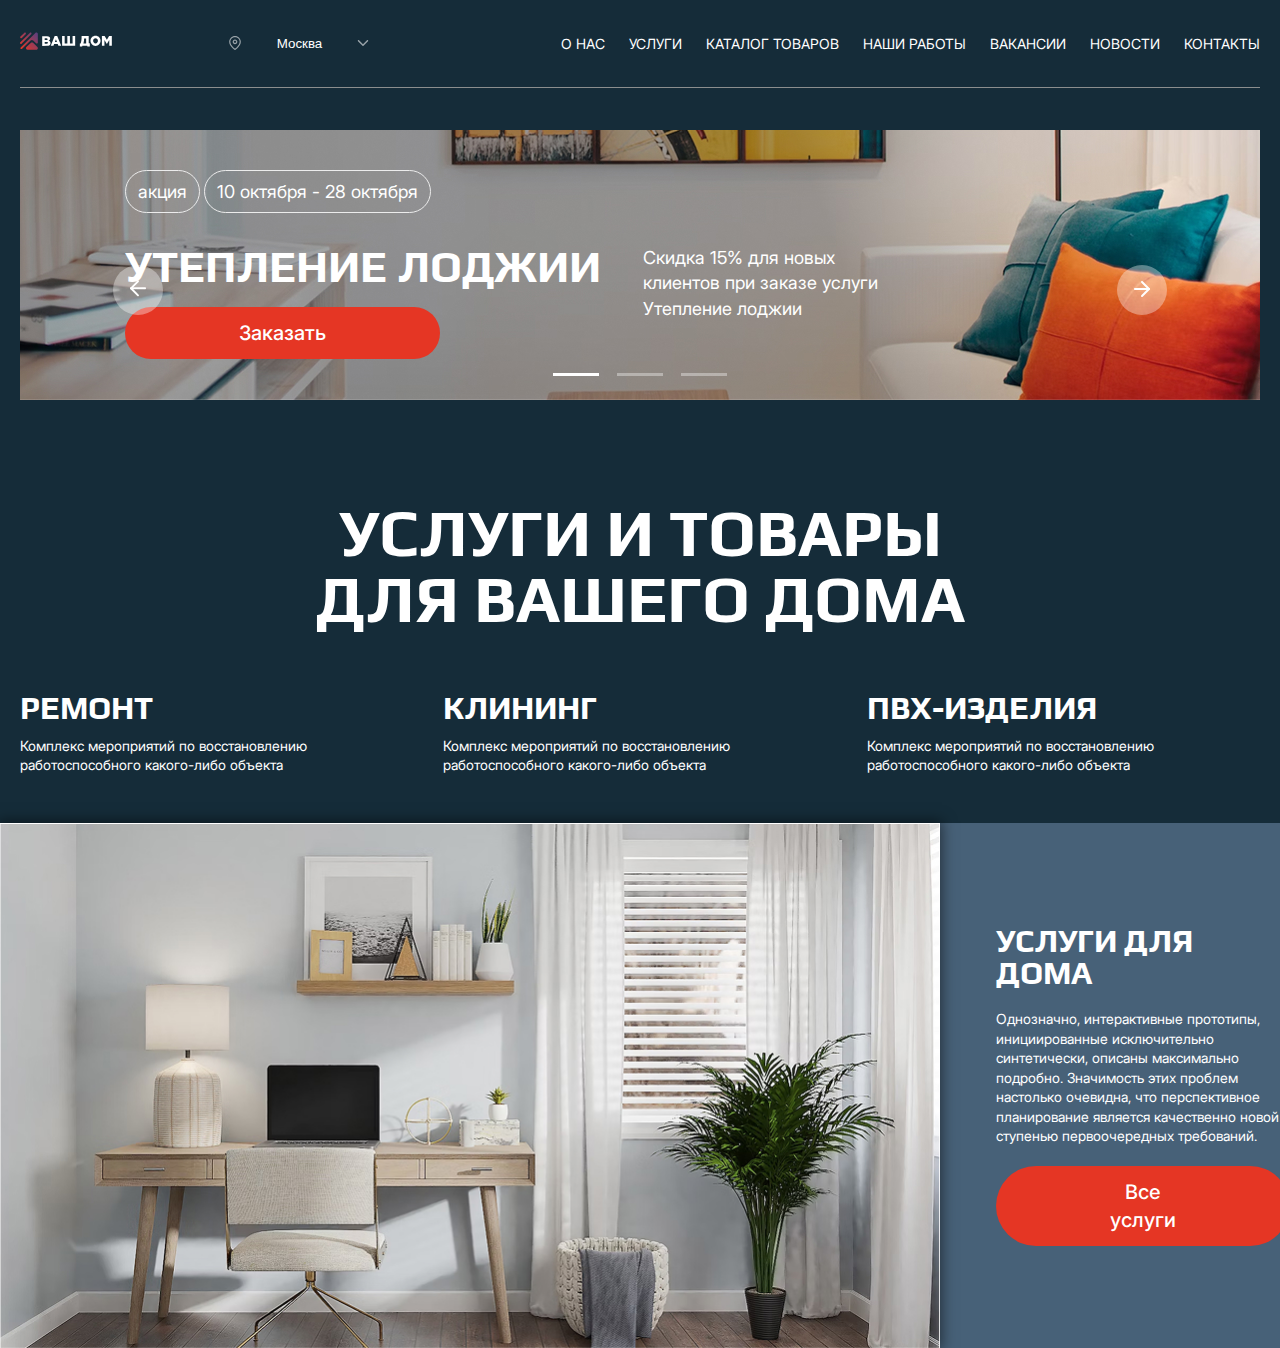
<file: index.html>
<!DOCTYPE html>
<html lang="ru">
<head>
    <meta charset="UTF-8">
    <meta name="viewport" content="width=device-width, initial-scale=1.0">
    <title>Ваш дом - Главная страница</title>
    <link rel="stylesheet" href="./css/style.css">
</head>
<body>
    <header class="header">
        <div class="container">
            <div class="header__row">
                <a href="" class="header__logo logo">
                   <img src="./img/logo/logo.svg" alt="Логотип компании"> 
                </a>
                <div class="header__location location">
                    <svg class="location__icon" width="14" height="14" viewBox="0 0 14 14" xmlns="http://www.w3.org/2000/svg">
                        <g opacity="0.56">
                          <path fill-rule="evenodd" clip-rule="evenodd" d="M6.99996 1.16667C5.76228 1.16667 4.5753 1.65833 3.70013 2.5335C2.82496 3.40867 2.33329 4.59566 2.33329 5.83333C2.33329 7.64053 3.50914 9.39415 4.79843 10.7551C5.43115 11.4229 6.06585 11.9697 6.54302 12.3497C6.72061 12.4911 6.87572 12.6089 6.99996 12.7007C7.1242 12.6089 7.27931 12.4911 7.4569 12.3497C7.93407 11.9697 8.56877 11.4229 9.20149 10.7551C10.4908 9.39415 11.6666 7.64053 11.6666 5.83333C11.6666 4.59566 11.175 3.40867 10.2998 2.5335C9.42462 1.65833 8.23764 1.16667 6.99996 1.16667ZM6.99996 13.4167C6.67638 13.902 6.67624 13.9019 6.67607 13.9018L6.6744 13.9007L6.67051 13.8981L6.65715 13.8891C6.64579 13.8813 6.62959 13.8703 6.60887 13.8559C6.56744 13.8272 6.5079 13.7854 6.43284 13.7312C6.28278 13.6228 6.07034 13.4646 5.81627 13.2623C5.30907 12.8584 4.63127 12.275 3.95149 11.5574C2.61578 10.1475 1.16663 8.10947 1.16663 5.83333C1.16663 4.28624 1.78121 2.80251 2.87517 1.70854C3.96913 0.614581 5.45286 0 6.99996 0C8.54706 0 10.0308 0.614581 11.1247 1.70854C12.2187 2.80251 12.8333 4.28624 12.8333 5.83333C12.8333 8.10947 11.3841 10.1475 10.0484 11.5574C9.36865 12.275 8.69085 12.8584 8.18365 13.2623C7.92958 13.4646 7.71714 13.6228 7.56708 13.7312C7.49202 13.7854 7.43248 13.8272 7.39105 13.8559C7.37033 13.8703 7.35413 13.8813 7.34277 13.8891L7.32941 13.8981L7.32552 13.9007L7.32429 13.9015C7.32412 13.9016 7.32353 13.902 6.99996 13.4167ZM6.99996 13.4167L7.32353 13.902C7.12759 14.0327 6.87201 14.0324 6.67607 13.9018L6.99996 13.4167Z" fill="white" />
                          <path fill-rule="evenodd" clip-rule="evenodd" d="M6.99996 4.66667C6.35563 4.66667 5.83329 5.189 5.83329 5.83333C5.83329 6.47767 6.35563 7 6.99996 7C7.64429 7 8.16663 6.47767 8.16663 5.83333C8.16663 5.189 7.64429 4.66667 6.99996 4.66667ZM4.66663 5.83333C4.66663 4.54467 5.71129 3.5 6.99996 3.5C8.28862 3.5 9.33329 4.54467 9.33329 5.83333C9.33329 7.122 8.28862 8.16667 6.99996 8.16667C5.71129 8.16667 4.66663 7.122 4.66663 5.83333Z" fill="white" />
                        </g>
                      </svg>
                    <select aria-label="сортировка" class="location__select">
                        <option value="moscow">Москва</option>
                        <option value="moscow">Санкт-Петербург</option>
                        <option value="moscow">Краснодар</option>
                    </select>  
                </div>
                <nav class="header__navigation navigation">
                    <ul class="navigation__list">
                        <li class="navigation__item">
                            <a href="#!" class="navigation__link">О нас</a>
                        </li>
                        <li class="navigation__item">
                            <a href="#!" class="navigation__link">Услуги</a>
                        </li>
                        <li class="navigation__item">
                            <a href="#!" class="navigation__link">Каталог товаров</a>
                        </li>
                        <li class="navigation__item">
                            <a href="#!" class="navigation__link">Наши работы</a>
                        </li>
                        <li class="navigation__item">
                            <a href="#!" class="navigation__link">вакансии</a>
                        </li>
                        <li class="navigation__item">
                            <a href="#!" class="navigation__link">новости</a>
                        </li>
                        <li class="navigation__item">
                            <a href="#!" class="navigation__link">Контакты</a>
                        </li>
                    </ul>
                </nav>
            </div>
        </div>
    </header>
    <main class="main-index">
        <h1 class="visually-hidden">Сайт компании товаров для дома</h1>
        <section class="hero">
            <div class="hero__slide">
                <div class="hero__content">
                    <div class="_hero_promotion">
                        <span>акция</span>
                        <span>10 октября - 28 октября</span>
                    </div>
                    <div class="hero__row">
                        <div class="hero__info">
                            <h2 class="hero__title">Утепление лоджии</h2>
                            <button class="button button-red" type="button">
                                <span class="visually-hidden">Кнопка заказать</span>
                                Заказать
                            </button>
                        </div>
                        <div class="hero__text">
                            <p>Скидка 15% для новых клиентов при заказе услуги Утепление лоджии</p>
                        </div>
                    </div>
                </div>
                <ul class="hero__pagination-list">
                    <li class="hero__pagination-item">
                        <a href="#!" class="hero__pagination-link active">
                            <span class="visually-hidden">слайд 1</span>
                        </a>
                    </li>
                    <li class="hero__pagination-item">
                        <a href="#!" class="hero__pagination-link">
                            <span class="visually-hidden">слайд 2</span>
                        </a>
                    </li>
                    <li class="hero__pagination-item">
                        <a href="#!" class="hero__pagination-link">
                            <span class="visually-hidden">слайд 3</span>
                        </a>
                    </li>
                </ul>
                <button type="button" class="button hero__slider-btn hero__slider-btn_left">
                    <span class="visually-hidden">кнопка переключения слайда влево</span>
                    <svg width="24" height="25" viewBox="0 0 24 25" xmlns="http://www.w3.org/2000/svg">
                        <path fill-rule="evenodd" clip-rule="evenodd" d="M4 12.3335C4 11.7812 4.44772 11.3335 5 11.3335H19C19.5523 11.3335 20 11.7812 20 12.3335C20 12.8858 19.5523 13.3335 19 13.3335H5C4.44772 13.3335 4 12.8858 4 12.3335Z" />
                        <path fill-rule="evenodd" clip-rule="evenodd" d="M12.7071 4.62639C13.0976 5.01691 13.0976 5.65008 12.7071 6.0406L6.41421 12.3335L12.7071 18.6264C13.0976 19.0169 13.0976 19.6501 12.7071 20.0406C12.3166 20.4311 11.6834 20.4311 11.2929 20.0406L4.29289 13.0406C3.90237 12.6501 3.90237 12.0169 4.29289 11.6264L11.2929 4.62639C11.6834 4.23586 12.3166 4.23586 12.7071 4.62639Z"/>
                    </svg>
                </button>
                <button type="button" class="button hero__slider-btn hero__slider-btn_right">
                    <span class="visually-hidden">Кнопка переключение слайда вправо</span>
                    <svg width="24" height="25" viewBox="0 0 24 25" xmlns="http://www.w3.org/2000/svg">
                        <path fill-rule="evenodd" clip-rule="evenodd" d="M4 12.9502C4 12.3979 4.44772 11.9502 5 11.9502H19C19.5523 11.9502 20 12.3979 20 12.9502C20 13.5025 19.5523 13.9502 19 13.9502H5C4.44772 13.9502 4 13.5025 4 12.9502Z" />
                        <path fill-rule="evenodd" clip-rule="evenodd" d="M11.2929 5.24309C11.6834 4.85256 12.3166 4.85256 12.7071 5.24309L19.7071 12.2431C20.0976 12.6336 20.0976 13.2668 19.7071 13.6573L12.7071 20.6573C12.3166 21.0478 11.6834 21.0478 11.2929 20.6573C10.9024 20.2668 10.9024 19.6336 11.2929 19.2431L17.5858 12.9502L11.2929 6.6573C10.9024 6.26678 10.9024 5.63361 11.2929 5.24309Z" />
                    </svg>
                </button>
            </div>
            <div class="hero__info-block info-block">
                <div class="container">
                    <h2 class="info-block__title">Услуги и товары для вашего дома</h2>
                <ul class="info-block__list">
                    <li class="info-block__item">
                        <b>ремонт</b>
                        <p>Комплекс мероприятий по восстановлению работоспособного какого-либо объекта </p>
                    </li>
                    <li class="info-block__item">
                        <b>Клининг</b>
                        <p>Комплекс мероприятий по восстановлению работоспособного какого-либо объекта </p>
                    </li>
                    <li class="info-block__item">
                        <b>пвх-изделия</b>
                        <p>Комплекс мероприятий по восстановлению работоспособного какого-либо объекта </p>
                    </li>
                </ul>
                </div>
            </div>

        </section>
        <section class="presentation">
            <img class="presentation__img" src="./img/presentation/presentation.jpg" alt="картинка поста презентации" srcset="./img/presentation/presentation@2x.jpg 2x">
            <div class="presentation__details">
                <h2 class="presentation__title">услуги для дома</h2>
                <p>Однозначно, интерактивные прототипы, инициированные исключительно синтетически, описаны максимально подробно. Значимость этих проблем настолько очевидна, что перспективное планирование является качественно новой ступенью первоочередных требований.</p>
                <button class="button button-red" type="button">
                    <span class="visually-hidden">кнопка показать все услуги</span>
                    Все услуги
                </button>
            </div>
        </section>
    </main>
</body>
</html>
</file>
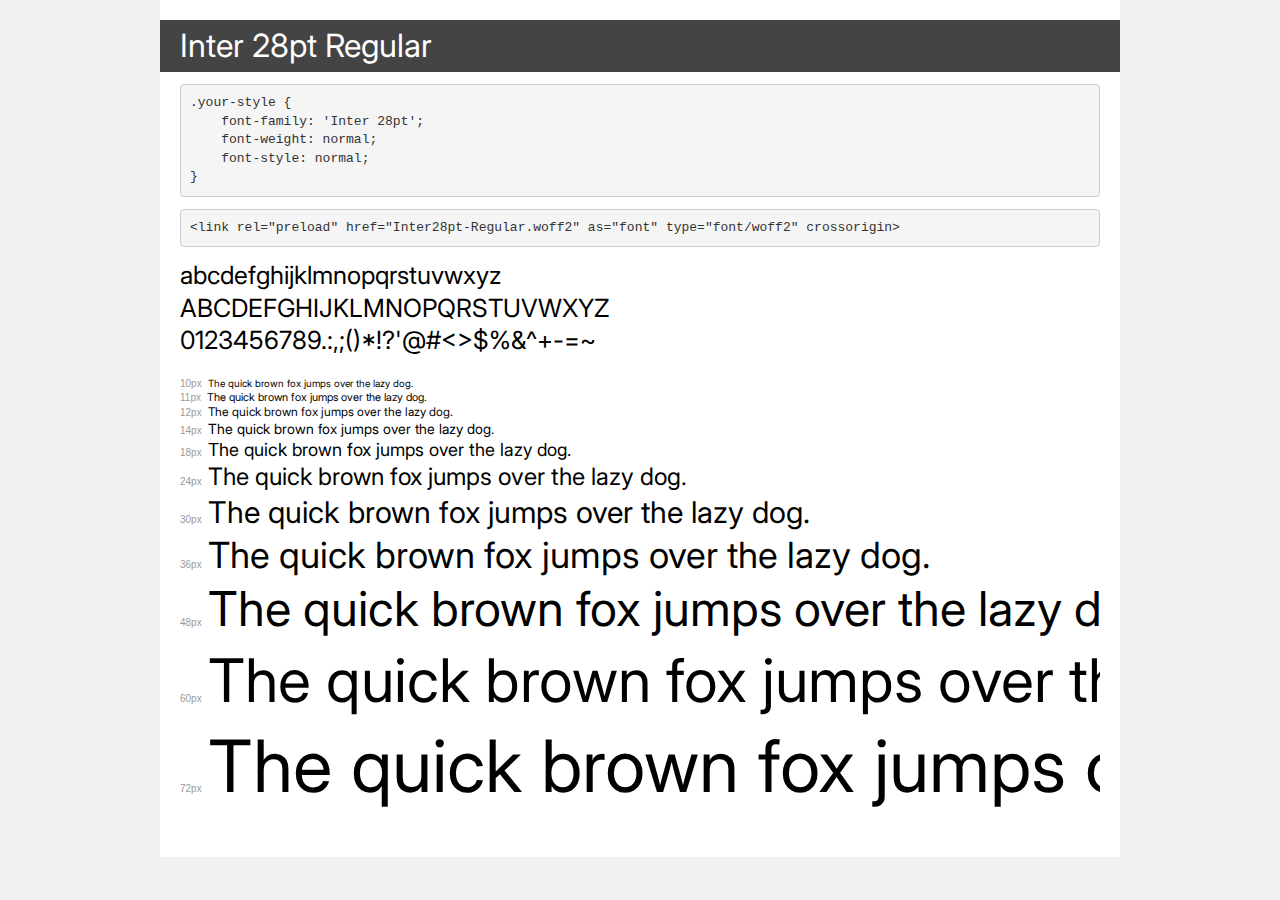
<file: fonts/inter/demo.html>
<!DOCTYPE html>
<html lang="en">
<head>
    <meta charset="utf-8">
    <meta http-equiv="X-UA-Compatible" content="IE=edge">
    <meta name="viewport" content="width=device-width, initial-scale=1">
    <meta name="robots" content="noindex, noarchive">
    <meta name="format-detection" content="telephone=no">
    <title>Transfonter demo</title>
    <link href="stylesheet.css" rel="stylesheet">
    <style>
        /*
        http://meyerweb.com/eric/tools/css/reset/
        v2.0 | 20110126
        License: none (public domain)
        */
        html, body, div, span, applet, object, iframe,
        h1, h2, h3, h4, h5, h6, p, blockquote, pre,
        a, abbr, acronym, address, big, cite, code,
        del, dfn, em, img, ins, kbd, q, s, samp,
        small, strike, strong, sub, sup, tt, var,
        b, u, i, center,
        dl, dt, dd, ol, ul, li,
        fieldset, form, label, legend,
        table, caption, tbody, tfoot, thead, tr, th, td,
        article, aside, canvas, details, embed,
        figure, figcaption, footer, header, hgroup,
        menu, nav, output, ruby, section, summary,
        time, mark, audio, video {
            margin: 0;
            padding: 0;
            border: 0;
            font-size: 100%;
            font: inherit;
            vertical-align: baseline;
        }
        /* HTML5 display-role reset for older browsers */
        article, aside, details, figcaption, figure,
        footer, header, hgroup, menu, nav, section {
            display: block;
        }
        body {
            line-height: 1;
        }
        ol, ul {
            list-style: none;
        }
        blockquote, q {
            quotes: none;
        }
        blockquote:before, blockquote:after,
        q:before, q:after {
            content: '';
            content: none;
        }
        table {
            border-collapse: collapse;
            border-spacing: 0;
        }
        /* demo styles */
        body {
            background: #f0f0f0;
            color: #000;
        }
        .page {
            background: #fff;
            width: 920px;
            margin: 0 auto;
            padding: 20px 20px 0 20px;
            overflow: hidden;
        }
        .font-container {
            overflow-x: auto;
            overflow-y: hidden;
            margin-bottom: 40px;
            line-height: 1.3;
            white-space: nowrap;
            padding-bottom: 5px;
        }
        h1 {
            position: relative;
            background: #444;
            font-size: 32px;
            color: #fff;
            padding: 10px 20px;
            margin: 0 -20px 12px -20px;
        }
        .letters {
            font-size: 25px;
            margin-bottom: 20px;
        }
        .s10:before {
            content: '10px';
        }
        .s11:before {
            content: '11px';
        }
        .s12:before {
            content: '12px';
        }
        .s14:before {
            content: '14px';
        }
        .s18:before {
            content: '18px';
        }
        .s24:before {
            content: '24px';
        }
        .s30:before {
            content: '30px';
        }
        .s36:before {
            content: '36px';
        }
        .s48:before {
            content: '48px';
        }
        .s60:before {
            content: '60px';
        }
        .s72:before {
            content: '72px';
        }
        .s10:before, .s11:before, .s12:before, .s14:before,
        .s18:before, .s24:before, .s30:before, .s36:before,
        .s48:before, .s60:before, .s72:before {
            font-family: Arial, sans-serif;
            font-size: 10px;
            font-weight: normal;
            font-style: normal;
            color: #999;
            padding-right: 6px;
        }
        pre {
            display: block;
            padding: 9px;
            margin: 0 0 12px;
            font-family: Monaco, Menlo, Consolas, "Courier New", monospace;
            font-size: 13px;
            line-height: 1.428571429;
            color: #333;
            font-weight: normal;
            font-style: normal;
            background-color: #f5f5f5;
            border: 1px solid #ccc;
            overflow-x: auto;
            border-radius: 4px;
        }
        /* responsive */
        @media (max-width: 959px) {
            .page {
                width: auto;
                margin: 0;
            }
        }
    </style>
</head>
<body>
<div class="page">
    <div class="demo">
        <h1 style="font-family: 'Inter 28pt'; font-weight: normal; font-style: normal;">Inter 28pt Regular</h1>
        <pre title="Usage">.your-style {
    font-family: 'Inter 28pt';
    font-weight: normal;
    font-style: normal;
}</pre>
        <pre title="Preload (optional)">
&lt;link rel=&quot;preload&quot; href=&quot;Inter28pt-Regular.woff2&quot; as=&quot;font&quot; type=&quot;font/woff2&quot; crossorigin&gt;</pre>
        <div class="font-container" style="font-family: 'Inter 28pt'; font-weight: normal; font-style: normal;">
            <p class="letters">
                abcdefghijklmnopqrstuvwxyz<br>
ABCDEFGHIJKLMNOPQRSTUVWXYZ<br>
                0123456789.:,;()*!?'@#&lt;&gt;$%&^+-=~
            </p>
            <p class="s10" style="font-size: 10px;">The quick brown fox jumps over the lazy dog.</p>
            <p class="s11" style="font-size: 11px;">The quick brown fox jumps over the lazy dog.</p>
            <p class="s12" style="font-size: 12px;">The quick brown fox jumps over the lazy dog.</p>
            <p class="s14" style="font-size: 14px;">The quick brown fox jumps over the lazy dog.</p>
            <p class="s18" style="font-size: 18px;">The quick brown fox jumps over the lazy dog.</p>
            <p class="s24" style="font-size: 24px;">The quick brown fox jumps over the lazy dog.</p>
            <p class="s30" style="font-size: 30px;">The quick brown fox jumps over the lazy dog.</p>
            <p class="s36" style="font-size: 36px;">The quick brown fox jumps over the lazy dog.</p>
            <p class="s48" style="font-size: 48px;">The quick brown fox jumps over the lazy dog.</p>
            <p class="s60" style="font-size: 60px;">The quick brown fox jumps over the lazy dog.</p>
            <p class="s72" style="font-size: 72px;">The quick brown fox jumps over the lazy dog.</p>
        </div>
    </div>

</div>
</body>
</html>
</file>
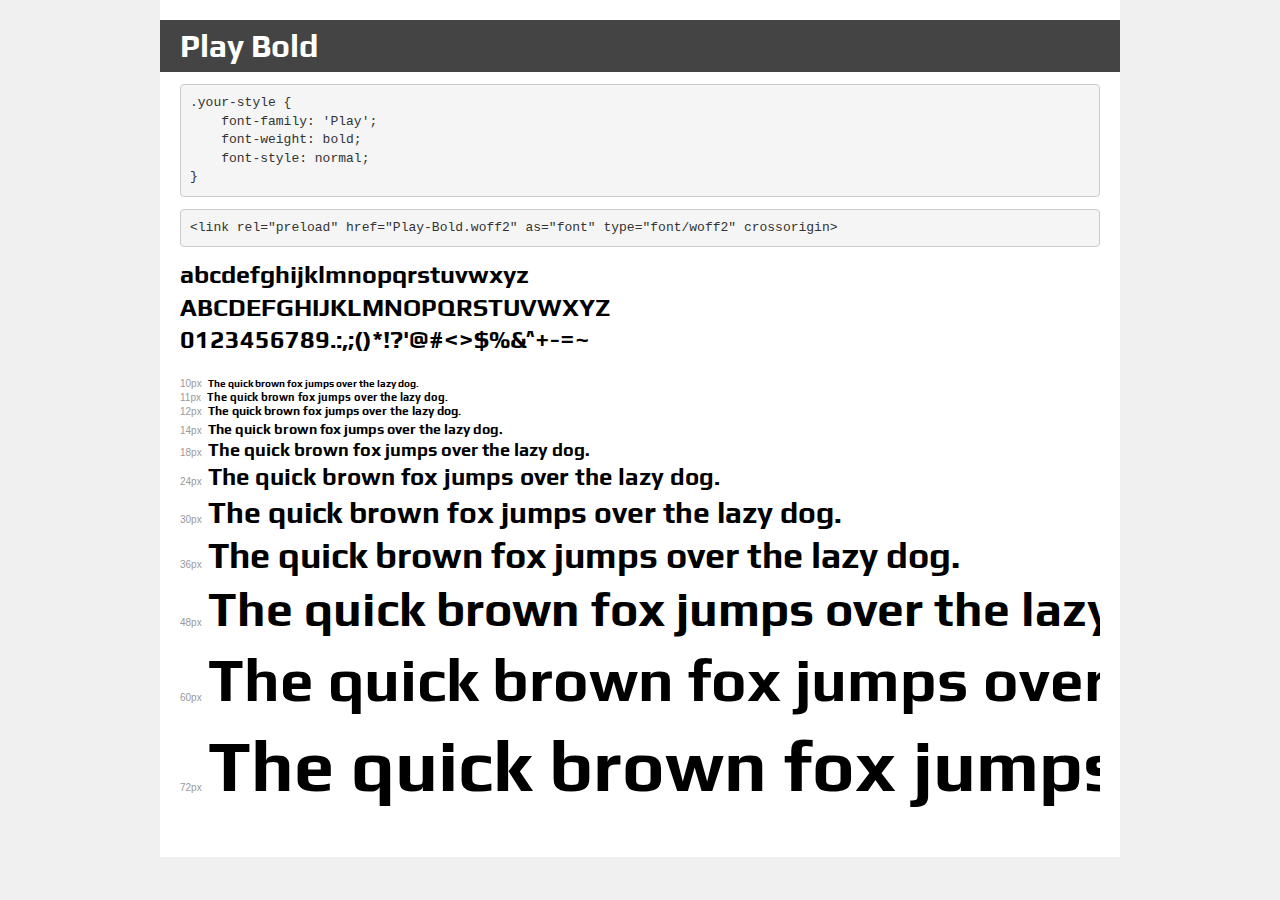
<file: fonts/Play/demo.html>
<!DOCTYPE html>
<html lang="en">
<head>
    <meta charset="utf-8">
    <meta http-equiv="X-UA-Compatible" content="IE=edge">
    <meta name="viewport" content="width=device-width, initial-scale=1">
    <meta name="robots" content="noindex, noarchive">
    <meta name="format-detection" content="telephone=no">
    <title>Transfonter demo</title>
    <link href="stylesheet.css" rel="stylesheet">
    <style>
        /*
        http://meyerweb.com/eric/tools/css/reset/
        v2.0 | 20110126
        License: none (public domain)
        */
        html, body, div, span, applet, object, iframe,
        h1, h2, h3, h4, h5, h6, p, blockquote, pre,
        a, abbr, acronym, address, big, cite, code,
        del, dfn, em, img, ins, kbd, q, s, samp,
        small, strike, strong, sub, sup, tt, var,
        b, u, i, center,
        dl, dt, dd, ol, ul, li,
        fieldset, form, label, legend,
        table, caption, tbody, tfoot, thead, tr, th, td,
        article, aside, canvas, details, embed,
        figure, figcaption, footer, header, hgroup,
        menu, nav, output, ruby, section, summary,
        time, mark, audio, video {
            margin: 0;
            padding: 0;
            border: 0;
            font-size: 100%;
            font: inherit;
            vertical-align: baseline;
        }
        /* HTML5 display-role reset for older browsers */
        article, aside, details, figcaption, figure,
        footer, header, hgroup, menu, nav, section {
            display: block;
        }
        body {
            line-height: 1;
        }
        ol, ul {
            list-style: none;
        }
        blockquote, q {
            quotes: none;
        }
        blockquote:before, blockquote:after,
        q:before, q:after {
            content: '';
            content: none;
        }
        table {
            border-collapse: collapse;
            border-spacing: 0;
        }
        /* demo styles */
        body {
            background: #f0f0f0;
            color: #000;
        }
        .page {
            background: #fff;
            width: 920px;
            margin: 0 auto;
            padding: 20px 20px 0 20px;
            overflow: hidden;
        }
        .font-container {
            overflow-x: auto;
            overflow-y: hidden;
            margin-bottom: 40px;
            line-height: 1.3;
            white-space: nowrap;
            padding-bottom: 5px;
        }
        h1 {
            position: relative;
            background: #444;
            font-size: 32px;
            color: #fff;
            padding: 10px 20px;
            margin: 0 -20px 12px -20px;
        }
        .letters {
            font-size: 25px;
            margin-bottom: 20px;
        }
        .s10:before {
            content: '10px';
        }
        .s11:before {
            content: '11px';
        }
        .s12:before {
            content: '12px';
        }
        .s14:before {
            content: '14px';
        }
        .s18:before {
            content: '18px';
        }
        .s24:before {
            content: '24px';
        }
        .s30:before {
            content: '30px';
        }
        .s36:before {
            content: '36px';
        }
        .s48:before {
            content: '48px';
        }
        .s60:before {
            content: '60px';
        }
        .s72:before {
            content: '72px';
        }
        .s10:before, .s11:before, .s12:before, .s14:before,
        .s18:before, .s24:before, .s30:before, .s36:before,
        .s48:before, .s60:before, .s72:before {
            font-family: Arial, sans-serif;
            font-size: 10px;
            font-weight: normal;
            font-style: normal;
            color: #999;
            padding-right: 6px;
        }
        pre {
            display: block;
            padding: 9px;
            margin: 0 0 12px;
            font-family: Monaco, Menlo, Consolas, "Courier New", monospace;
            font-size: 13px;
            line-height: 1.428571429;
            color: #333;
            font-weight: normal;
            font-style: normal;
            background-color: #f5f5f5;
            border: 1px solid #ccc;
            overflow-x: auto;
            border-radius: 4px;
        }
        /* responsive */
        @media (max-width: 959px) {
            .page {
                width: auto;
                margin: 0;
            }
        }
    </style>
</head>
<body>
<div class="page">
    <div class="demo">
        <h1 style="font-family: 'Play'; font-weight: bold; font-style: normal;">Play Bold</h1>
        <pre title="Usage">.your-style {
    font-family: 'Play';
    font-weight: bold;
    font-style: normal;
}</pre>
        <pre title="Preload (optional)">
&lt;link rel=&quot;preload&quot; href=&quot;Play-Bold.woff2&quot; as=&quot;font&quot; type=&quot;font/woff2&quot; crossorigin&gt;</pre>
        <div class="font-container" style="font-family: 'Play'; font-weight: bold; font-style: normal;">
            <p class="letters">
                abcdefghijklmnopqrstuvwxyz<br>
ABCDEFGHIJKLMNOPQRSTUVWXYZ<br>
                0123456789.:,;()*!?'@#&lt;&gt;$%&^+-=~
            </p>
            <p class="s10" style="font-size: 10px;">The quick brown fox jumps over the lazy dog.</p>
            <p class="s11" style="font-size: 11px;">The quick brown fox jumps over the lazy dog.</p>
            <p class="s12" style="font-size: 12px;">The quick brown fox jumps over the lazy dog.</p>
            <p class="s14" style="font-size: 14px;">The quick brown fox jumps over the lazy dog.</p>
            <p class="s18" style="font-size: 18px;">The quick brown fox jumps over the lazy dog.</p>
            <p class="s24" style="font-size: 24px;">The quick brown fox jumps over the lazy dog.</p>
            <p class="s30" style="font-size: 30px;">The quick brown fox jumps over the lazy dog.</p>
            <p class="s36" style="font-size: 36px;">The quick brown fox jumps over the lazy dog.</p>
            <p class="s48" style="font-size: 48px;">The quick brown fox jumps over the lazy dog.</p>
            <p class="s60" style="font-size: 60px;">The quick brown fox jumps over the lazy dog.</p>
            <p class="s72" style="font-size: 72px;">The quick brown fox jumps over the lazy dog.</p>
        </div>
    </div>

</div>
</body>
</html>
</file>
<file: css/style.css>
*,
*::after,
*::before {
  -webkit-box-sizing: border-box;
          box-sizing: border-box;
}

html {
  height: 100%;
}

body {
  margin: 0;
  font-family: "Inter";
  font-weight: 400;
  font-size: 14px;
  line-height: 1.4;
}

img {
  max-width: 100%;
  -o-object-fit: contain;
     object-fit: contain;
}

/* Visually-hidden */
.visually-hidden {
  position: absolute;
  width: 1px;
  height: 1px;
  margin: -1px;
  padding: 0;
  border: 0;
  clip: rect(0 0 0 0);
  overflow: hidden;
}

@font-face {
  font-family: "Play";
  src: url("./../fonts/Play/Play-Bold.woff2") format("woff2"), url("./../fonts/Play/Play-Bold.woff") format("woff");
  font-weight: 700;
  font-style: normal;
  font-display: swap;
}
@font-face {
  font-family: "Inter";
  src: url("./../fonts/inter/Inter28pt-Regular.woff2") format("woff2"), url("./../fonts/inter/Inter28pt-Regular.woff") format("woff");
  font-weight: 400;
  font-style: normal;
  font-display: swap;
}
@font-face {
  font-family: "Inter";
  src: url("./../fonts/inter/Inter18pt-Medium.woff2") format("woff2"), url("./../fonts/inter/Inter18pt-Medium.woff") format("woff");
  font-weight: 500;
  font-style: normal;
  font-display: swap;
}
.container {
  width: 1270px;
  padding: 0 15px;
  margin: 0 auto;
}

.button {
  padding: 0;
  background: transparent;
  border: none;
  font-family: inherit;
  border-radius: 100px;
  cursor: pointer;
  -webkit-transition: all 0.3s ease-in;
  transition: all 0.3s ease-in;
}

.button-red {
  font-size: 20px;
  font-weight: 500;
  line-height: inherit;
  color: #ffffff;
  background-color: #e53624;
  padding: 12px 114px;
}
.button-red:hover {
  background-color: #b62010;
}

.hero__slider-btn {
  position: absolute;
  width: 50px;
  height: 50px;
  border-radius: 100%;
  background-color: rgba(255, 255, 255, 0.36);
  fill: #ffffff;
}
.hero__slider-btn:hover {
  background-color: rgba(255, 255, 255, 0.7);
}
.hero__slider-btn:hover svg {
  fill: #191a1a;
}

.hero__slider-btn_left {
  top: calc(50% + 25px);
  -webkit-transform: translateY(-50%);
          transform: translateY(-50%);
  left: 113px;
}

.hero__slider-btn_right {
  top: calc(50% + 25px);
  -webkit-transform: translateY(-50%);
          transform: translateY(-50%);
  right: 113px;
}

.header {
  background-color: #152c39;
}

.header__row {
  display: -webkit-box;
  display: -ms-flexbox;
  display: flex;
  -webkit-box-align: center;
      -ms-flex-align: center;
          align-items: center;
  border-bottom: 1px solid #8b8e8e;
}

.header__logo {
  margin-right: 116px;
}

.header__navigation {
  margin-left: auto;
}

.logo {
  display: inline-block;
  padding: 32px 0;
}

.navigation__list {
  margin: 0;
  padding: 0;
  list-style-type: none;
  display: -webkit-box;
  display: -ms-flexbox;
  display: flex;
  -webkit-box-align: center;
      -ms-flex-align: center;
          align-items: center;
  -webkit-column-gap: 24px;
     -moz-column-gap: 24px;
          column-gap: 24px;
}

.navigation__item {
  font-family: inherit;
  line-height: inherit;
  font-weight: inherit;
  text-transform: uppercase;
  color: #ffffff;
}

.navigation__link {
  display: inline-block;
  padding: 32px 0;
  text-decoration: none;
  color: inherit;
  -webkit-transition: opacity 0.2s ease-in;
  transition: opacity 0.2s ease-in;
}
.navigation__link:hover {
  opacity: 0.6;
}

.location {
  display: -webkit-box;
  display: -ms-flexbox;
  display: flex;
  -webkit-box-align: center;
      -ms-flex-align: center;
          align-items: center;
}

.location__icon {
  margin-right: 5px;
}

.location__select {
  min-width: 87px;
  cursor: pointer;
  text-align: center;
  padding: 32px 0;
  padding-right: 20px;
  background: transparent;
  border: none;
  outline: none;
  color: #ffffff;
  -webkit-appearance: none;
     -moz-appearance: none;
          appearance: none;
  background-image: url("./../img/icons/arrow-down.svg");
  background-repeat: no-repeat;
  background-position: right;
  -webkit-transition: all 0.5s ease-out;
  transition: all 0.5s ease-out;
}
.location__select:hover {
  opacity: 0.6;
}

.hero {
  padding-top: 42px;
  background-color: #152c39;
}

.hero__slide {
  margin-bottom: 100px;
  position: relative;
}

.hero__content {
  display: -webkit-box;
  display: -ms-flexbox;
  display: flex;
  -webkit-box-orient: vertical;
  -webkit-box-direction: normal;
      -ms-flex-direction: column;
          flex-direction: column;
  row-gap: 32px;
  -webkit-box-pack: center;
      -ms-flex-pack: center;
          justify-content: center;
  max-width: 1240px;
  min-height: 270px;
  margin: 0 auto;
  padding-left: 105px;
  background-image: url("./../../img/hero/Rectangle 7.jpg");
  background-repeat: no-repeat;
  background-size: cover;
  background-position: top -1px right;
}
@media (-webkit-min-device-pixel-ratio: 2), (min-resolution: 192dpi) {
  .hero__content {
    background-image: url("./../../img/hero/Rectangle 7@2x.jpg");
  }
}

._hero_promotion {
  grid-column: span 3;
}
._hero_promotion span {
  font-family: "Inter";
  font-weight: 400;
  font-size: 18px;
  line-height: 140%;
  text-align: center;
  color: #fff;
  display: inline-block;
  border: 1px solid #ececec;
  border-radius: 100px;
  padding: 8px 12px;
}

.hero__row {
  display: -webkit-box;
  display: -ms-flexbox;
  display: flex;
  -webkit-column-gap: 42px;
     -moz-column-gap: 42px;
          column-gap: 42px;
}

.hero__title {
  margin: 0;
  margin-bottom: 18px;
  font-family: "Play";
  font-weight: 700;
  font-size: 44px;
  line-height: 1;
  text-transform: uppercase;
  color: #ffffff;
}

.hero__text {
  width: 240px;
}
.hero__text p {
  margin: 0;
  font-family: inherit;
  font-size: 18px;
  line-height: inherit;
  color: #ffffff;
}
.hero__text p + p {
  margin-top: 1em;
}

.hero__pagination-list {
  margin: 0;
  padding: 0;
  list-style-type: none;
  display: -webkit-box;
  display: -ms-flexbox;
  display: flex;
  -webkit-column-gap: 18px;
     -moz-column-gap: 18px;
          column-gap: 18px;
  position: absolute;
  bottom: 24px;
  left: 50%;
  -webkit-transform: translateX(-50%);
          transform: translateX(-50%);
}

.hero__pagination-item {
  width: 46px;
}

.hero__pagination-link {
  display: block;
  height: 3px;
  background-color: rgba(255, 255, 255, 0.36);
  -webkit-transition: all 0.3s ease-in;
  transition: all 0.3s ease-in;
}
.hero__pagination-link.active, .hero__pagination-link:hover {
  background-color: #ffffff;
}

.info-block {
  text-align: center;
  padding-bottom: 48px;
}

.info-block__title {
  max-width: 700px;
  margin: 0 auto;
  margin-bottom: 60px;
  font-family: "Play";
  font-weight: 700;
  font-size: 66px;
  line-height: 1;
  text-transform: uppercase;
  color: #ffffff;
}

.info-block__list {
  margin: 0;
  padding: 0;
  list-style-type: none;
  display: -webkit-box;
  display: -ms-flexbox;
  display: flex;
  -webkit-box-pack: justify;
      -ms-flex-pack: justify;
          justify-content: space-between;
  -webkit-column-gap: 30px;
     -moz-column-gap: 30px;
          column-gap: 30px;
}

.info-block__item {
  text-align: left;
}
.info-block__item b {
  display: inline-block;
  margin-bottom: 12px;
  font-family: "Play";
  font-weight: 700;
  font-size: 32px;
  line-height: 1;
  text-transform: uppercase;
  color: #ffffff;
}
.info-block__item p {
  margin: 0;
  font-family: "Inter";
  font-weight: 400;
  font-size: 14px;
  line-height: 1.4;
  color: #ffffff;
}

.presentation {
  background-color: #476178;
  display: grid;
  grid-template-columns: 940px 1fr;
  -webkit-column-gap: 56px;
     -moz-column-gap: 56px;
          column-gap: 56px;
  -webkit-box-align: center;
      -ms-flex-align: center;
          align-items: center;
}

.presentation__img {
  -webkit-box-shadow: 0px 0px 13px 2px rgba(0, 0, 0, 0.5);
          box-shadow: 0px 0px 13px 2px rgba(0, 0, 0, 0.5);
}

.presentation__details {
  max-width: 336px;
  display: -webkit-box;
  display: -ms-flexbox;
  display: flex;
  -webkit-box-orient: vertical;
  -webkit-box-direction: normal;
      -ms-flex-direction: column;
          flex-direction: column;
  row-gap: 20px;
}
.presentation__details p {
  margin: 0;
  font-family: inherit;
  font-weight: inherit;
  font-size: inherit;
  line-height: inherit;
  color: #ffffff;
}
.presentation__details p + p {
  margin-top: 1em;
}

.presentation__title {
  margin: 0;
  font-family: "Play";
  font-weight: 700;
  font-size: 32px;
  line-height: 1;
  text-transform: uppercase;
  color: #ffffff;
}
</file>
<file: fonts/inter/stylesheet.css>
@font-face {
    font-family: 'Inter 28pt';
    src: url('Inter28pt-Regular.woff2') format('woff2'),
        url('Inter28pt-Regular.woff') format('woff');
    font-weight: normal;
    font-style: normal;
    font-display: swap;
}
@font-face {
    font-family: 'Inter 18pt';
    src: url('Inter18pt-Medium.woff2') format('woff2'),
        url('Inter18pt-Medium.woff') format('woff');
    font-weight: 500;
    font-style: normal;
    font-display: swap;
}
</file>
<file: fonts/Play/stylesheet.css>
@font-face {
    font-family: 'Play';
    src: url('Play-Bold.woff2') format('woff2'),
        url('Play-Bold.woff') format('woff');
    font-weight: bold;
    font-style: normal;
    font-display: swap;
}
</file>
